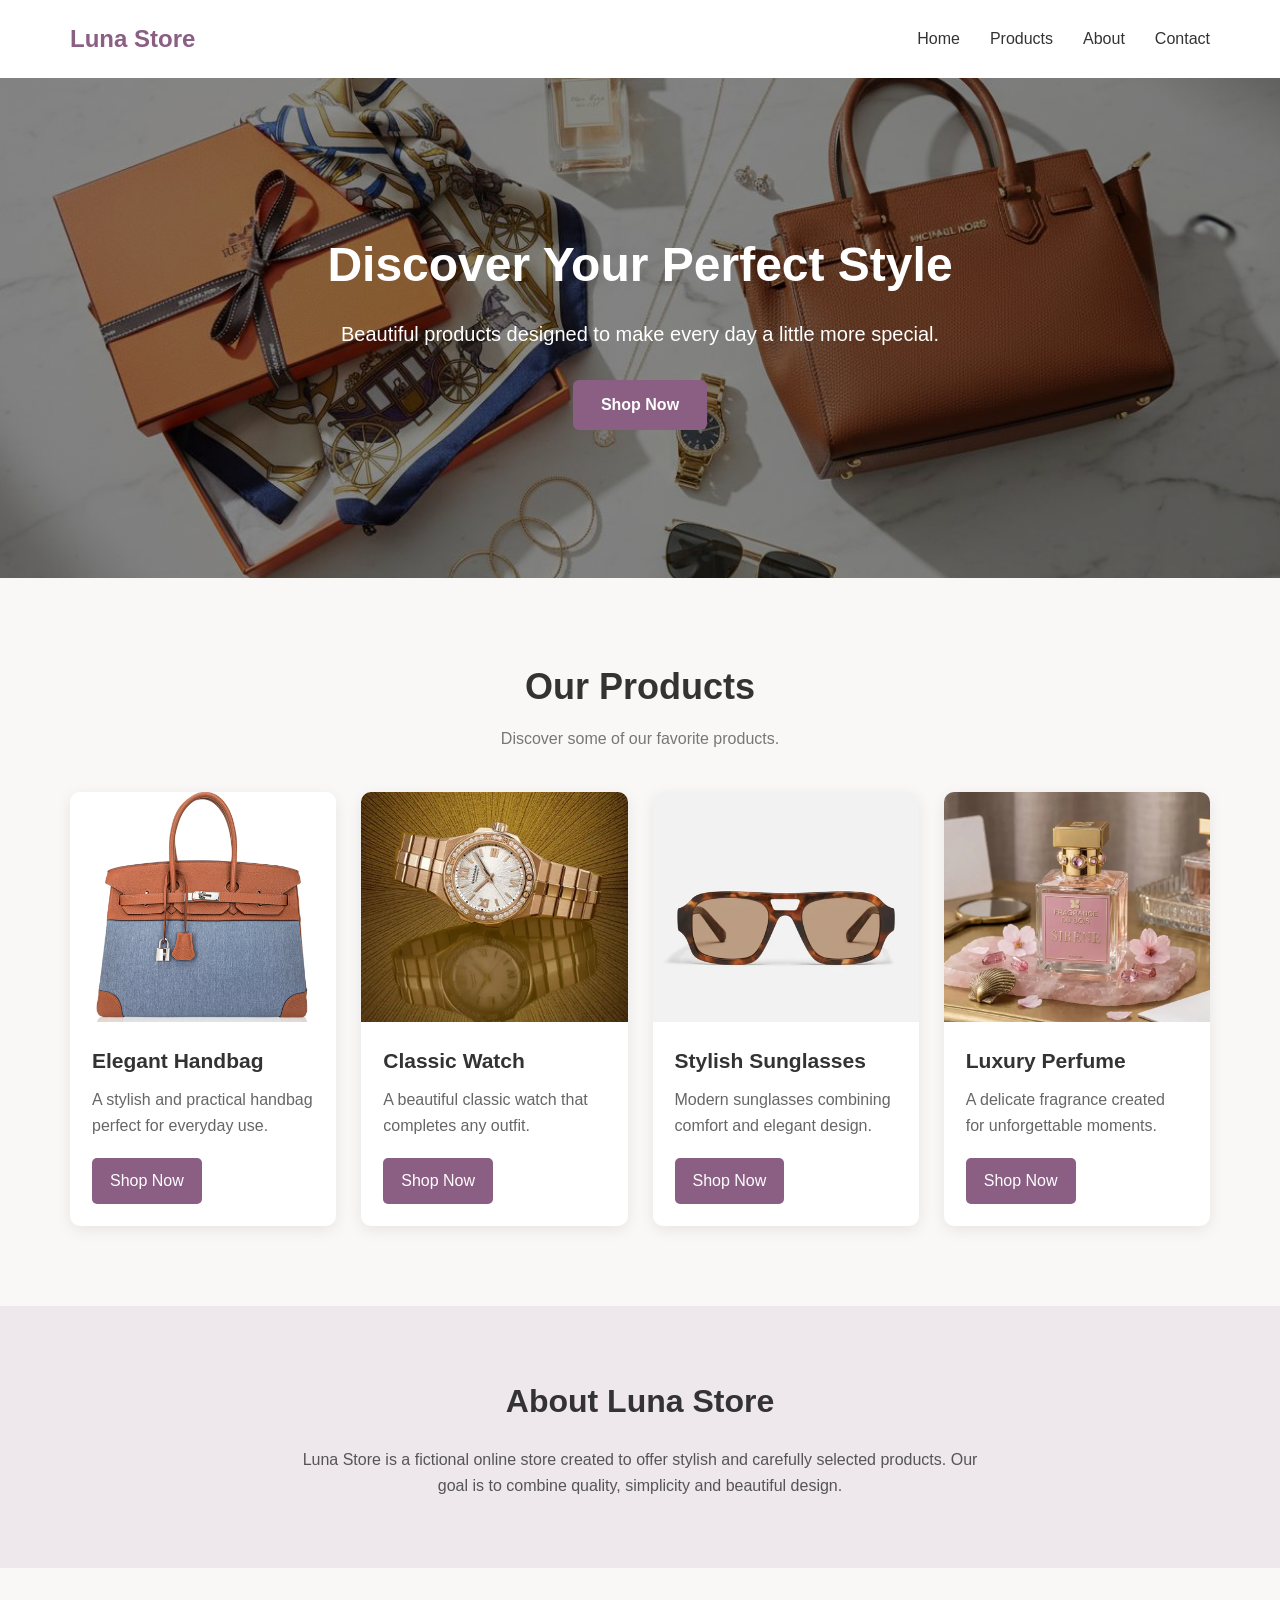
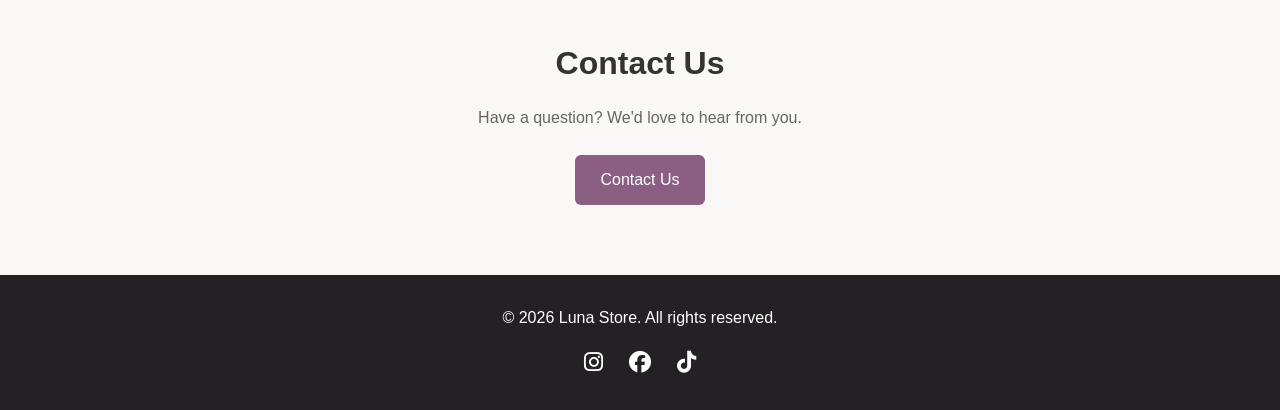
<file: index.html>
<!DOCTYPE html>
<html lang="en">

<head>
    <meta charset="UTF-8">
    <meta name="viewport" content="width=device-width, initial-scale=1.0">
    <title>Luna Store</title>
    <link rel="stylesheet" href="style.css">
    <link rel="stylesheet" href="https://cdnjs.cloudflare.com/ajax/libs/font-awesome/6.5.2/css/all.min.css">
</head>

<body>
    <header>

        <nav class="navbar">
            <a href="#home" class="logo">
                Luna Store
            </a>
            <div class="nav-links">
                <a href="#home">Home</a>
                <a href="#products">Products</a>
                <a href="#about">About</a>
                <a href="#contact">Contact</a>
            </div>

        </nav>

    </header>

    <main>

        <section id="home" class="hero">

            <div class="hero-content">

                <h1>Discover Your Perfect Style</h1>

                <p>
                    Beautiful products designed to make
                    every day a little more special.
                </p>

                <a href="#products" class="hero-button">
                    Shop Now
                </a>

            </div>

        </section>

        <section id="products" class="products-section">

            <h2>Our Products</h2>

            <p class="section-description">
                Discover some of our favorite products.
            </p>


            <div class="product-container">

                <article class="product-card">

                    <img src="elegent bag 2.webp" alt="Elegant handbag">

                    <div class="product-info">

                        <h3>Elegant Handbag</h3>

                        <p>
                            A stylish and practical handbag
                            perfect for everyday use.
                        </p>

                        <a href="#" class="shop-button">
                            Shop Now
                        </a>

                    </div>

                </article>


                <article class="product-card">

                    <img src="classic watch2.webp" alt="Classic watch">

                    <div class="product-info">

                        <h3>Classic Watch</h3>

                        <p>
                            A beautiful classic watch that
                            completes any outfit.
                        </p>

                        <a href="#" class="shop-button">
                            Shop Now
                        </a>

                    </div>

                </article>

                <article class="product-card">

                    <img src="sunglasses 3.webp" alt="Stylish sunglasses">

                    <div class="product-info">

                        <h3>Stylish Sunglasses</h3>

                        <p>
                            Modern sunglasses combining
                            comfort and elegant design.
                        </p>

                        <a href="#" class="shop-button">
                            Shop Now
                        </a>

                    </div>

                </article>

                <article class="product-card">

                    <img src="Luxury Perfume2.webp" alt="Perfume bottle">

                    <div class="product-info">

                        <h3>Luxury Perfume</h3>

                        <p>
                            A delicate fragrance created
                            for unforgettable moments.
                        </p>

                        <a href="#" class="shop-button">
                            Shop Now
                        </a>

                    </div>

                </article>


            </div>

        </section>


        <section id="about" class="about-section">

            <h2>About Luna Store</h2>

            <p>
                Luna Store is a fictional online store created
                to offer stylish and carefully selected products.
                Our goal is to combine quality, simplicity and
                beautiful design.
            </p>

        </section>


        <section id="contact" class="contact-section">

            <h2>Contact Us</h2>

            <p>
                Have a question? We'd love to hear from you.
            </p>

            <a href="mailto:contact@lunastore.com" class="contact-button">
                Contact Us
            </a>

        </section>

    </main>


    <footer>

        <p>
            © 2026 Luna Store. All rights reserved.
        </p>

    <div class="social-icons">

        <a href="#" class="text-white me-3">
        <i class="fa-brands fa-instagram"></i>
     </a>

     <a href="#" class="text-white me-3">
        <i class="fa-brands fa-facebook"></i>
     </a>

     <a href="#" class="text-white">
        <i class="fa-brands fa-tiktok"></i>

     </a>
    </div>

    </footer>


</body>
</html>
</file>
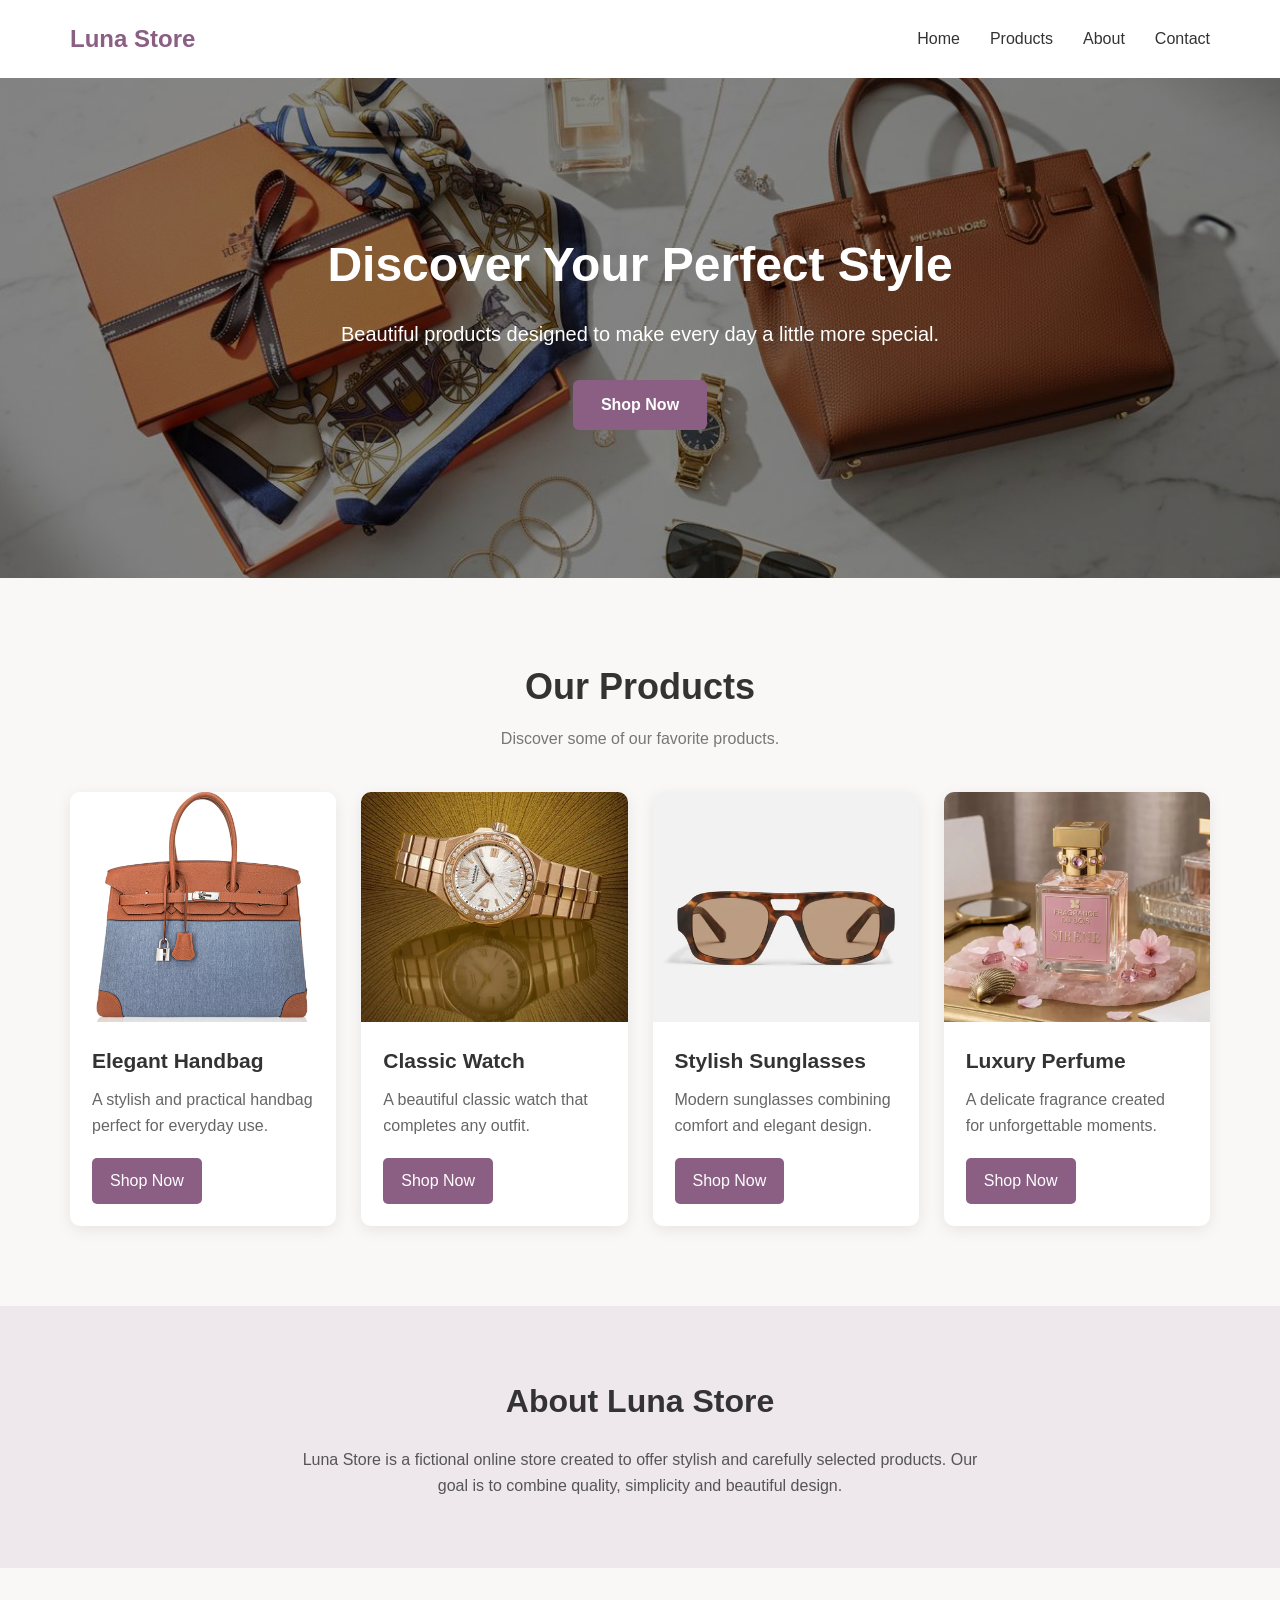
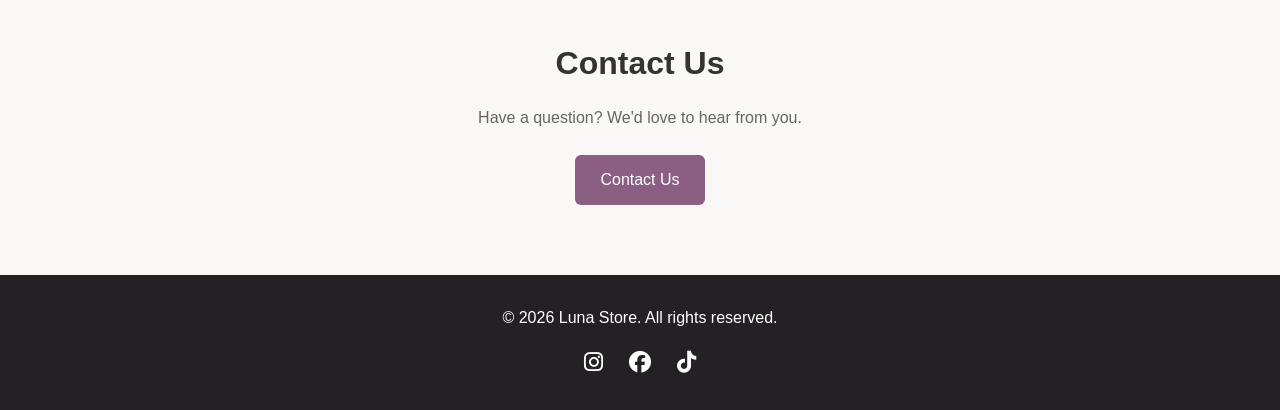
<file: Store-Landing-Page/index.html>
<!DOCTYPE html>
<html lang="en">

<head>
    <meta charset="UTF-8">
    <meta name="viewport" content="width=device-width, initial-scale=1.0">
    <title>Luna Store</title>
    <link rel="stylesheet" href="style.css">
    <link rel="stylesheet" href="https://cdnjs.cloudflare.com/ajax/libs/font-awesome/6.5.2/css/all.min.css">
</head>

<body>
    <header>

        <nav class="navbar">
            <a href="#home" class="logo">
                Luna Store
            </a>
            <div class="nav-links">
                <a href="#home">Home</a>
                <a href="#products">Products</a>
                <a href="#about">About</a>
                <a href="#contact">Contact</a>
            </div>

        </nav>

    </header>

    <main>

        <section id="home" class="hero">

            <div class="hero-content">

                <h1>Discover Your Perfect Style</h1>

                <p>
                    Beautiful products designed to make
                    every day a little more special.
                </p>

                <a href="#products" class="hero-button">
                    Shop Now
                </a>

            </div>

        </section>

        <section id="products" class="products-section">

            <h2>Our Products</h2>

            <p class="section-description">
                Discover some of our favorite products.
            </p>


            <div class="product-container">

                <article class="product-card">

                    <img src="elegent bag 2.webp" alt="Elegant handbag">

                    <div class="product-info">

                        <h3>Elegant Handbag</h3>

                        <p>
                            A stylish and practical handbag
                            perfect for everyday use.
                        </p>

                        <a href="#" class="shop-button">
                            Shop Now
                        </a>

                    </div>

                </article>


                <article class="product-card">

                    <img src="classic watch2.webp" alt="Classic watch">

                    <div class="product-info">

                        <h3>Classic Watch</h3>

                        <p>
                            A beautiful classic watch that
                            completes any outfit.
                        </p>

                        <a href="#" class="shop-button">
                            Shop Now
                        </a>

                    </div>

                </article>

                <article class="product-card">

                    <img src="sunglasses 3.webp" alt="Stylish sunglasses">

                    <div class="product-info">

                        <h3>Stylish Sunglasses</h3>

                        <p>
                            Modern sunglasses combining
                            comfort and elegant design.
                        </p>

                        <a href="#" class="shop-button">
                            Shop Now
                        </a>

                    </div>

                </article>

                <article class="product-card">

                    <img src="Luxury Perfume2.webp" alt="Perfume bottle">

                    <div class="product-info">

                        <h3>Luxury Perfume</h3>

                        <p>
                            A delicate fragrance created
                            for unforgettable moments.
                        </p>

                        <a href="#" class="shop-button">
                            Shop Now
                        </a>

                    </div>

                </article>


            </div>

        </section>


        <section id="about" class="about-section">

            <h2>About Luna Store</h2>

            <p>
                Luna Store is a fictional online store created
                to offer stylish and carefully selected products.
                Our goal is to combine quality, simplicity and
                beautiful design.
            </p>

        </section>


        <section id="contact" class="contact-section">

            <h2>Contact Us</h2>

            <p>
                Have a question? We'd love to hear from you.
            </p>

            <a href="mailto:contact@lunastore.com" class="contact-button">
                Contact Us
            </a>

        </section>

    </main>


    <footer>

        <p>
            © 2026 Luna Store. All rights reserved.
        </p>

    <div class="social-icons">

        <a href="#" class="text-white me-3">
        <i class="fa-brands fa-instagram"></i>
     </a>

     <a href="#" class="text-white me-3">
        <i class="fa-brands fa-facebook"></i>
     </a>

     <a href="#" class="text-white">
        <i class="fa-brands fa-tiktok"></i>

     </a>
    </div>

    </footer>


</body>
</html>
</file>
<file: style.css>
* {
    margin: 0;
    padding: 0;
    box-sizing: border-box;
}

html {
    scroll-behavior: smooth;
}

body {
    font-family: Arial, sans-serif;
    color: #333;
    background-color: #faf8f6;
    line-height: 1.6;
}


/* HEADER , NAVBAR*/

header {
    background-color: #ffffff;
    box-shadow: 0 2px 10px rgba(0, 0, 0, 0.08);
}

.navbar {
    max-width: 1200px;
    margin: auto;
    padding: 20px 30px;

    display: flex;
    justify-content: space-between;
    align-items: center;
}

.logo {
    color: #8b5e83;
    text-decoration: none;
    font-size: 24px;
    font-weight: bold;
}

.nav-links {
    display: flex;
    gap: 30px;
}

.nav-links a {
    color: #333;
    text-decoration: none;
    font-weight: 500;
}

.nav-links a:hover {
    color: #8b5e83;
}


/* HERO SECTION */

.hero {
    min-height: 500px;

    background-image:linear-gradient( rgba(0, 0, 0, 0.45), rgba(0, 0, 0, 0.45)), url("image background.jpeg");
    background-size: cover;
    background-position: center;
    display: flex;
    justify-content: center;
    align-items: center;
    text-align: center;
    color: white;
}

.hero-content {
    max-width: 700px;
    padding: 30px;
}

.hero h1 {
    font-size: 48px;
    margin-bottom: 15px;
}

.hero p {
    font-size: 20px;
    margin-bottom: 30px;
}

.hero-button {
    display: inline-block;

    background-color: #8b5e83;
    color: white;

    text-decoration: none;

    padding: 12px 28px;
    border-radius: 6px;

    font-weight: bold;
}

.hero-button:hover {
    background-color: #70496a;
}


/* PRODUCTS SECTION */

.products-section {
    max-width: 1200px;
    margin: auto;

    padding: 80px 30px;
}

.products-section h2 {
    text-align: center;
    font-size: 36px;
    margin-bottom: 10px;
}

.section-description {
    text-align: center;
    color: #777;
    margin-bottom: 40px;
}


/* Product grid */

.product-container {
    display: grid;

    grid-template-columns: repeat(4, 1fr);

    gap: 25px;
}


/* Product card */

.product-card {
    background-color: white;

    border-radius: 10px;

    overflow: hidden;

    box-shadow: 0 4px 15px rgba(0, 0, 0, 0.08);

    transition: transform 0.3s ease,
                box-shadow 0.3s ease;
}

.product-card:hover {
    transform: translateY(-5px);

    box-shadow: 0 8px 20px rgba(0, 0, 0, 0.12);
}


/* Product image */

.product-card img {
    width: 100%;
    height: 230px;

    object-fit: cover;

    display: block;
}


/* Product information */

.product-info {
    padding: 22px;
}

.product-info h3 {
    font-size: 21px;
    margin-bottom: 10px;
}

.product-info p {
    color: #666;
    margin-bottom: 20px;
}


/* Shop button */

.shop-button {
    display: inline-block;

    background-color: #8b5e83;
    color: white;

    text-decoration: none;

    padding: 10px 18px;

    border-radius: 5px;
}

.shop-button:hover {
    background-color: #70496a;
}


/* ABOUT SECTION*/

.about-section {
    background-color: #EEE7EB;

    text-align: center;

    padding: 70px 30px;
}

.about-section h2 {
    font-size: 32px;
    margin-bottom: 20px;
}

.about-section p {
    max-width: 700px;
    margin: auto;
    color: #555;
}


/*  CONTACT SECTION */

.contact-section {
    text-align: center;
    padding: 70px 30px;
}

.contact-section h2 {
    font-size: 32px;
    margin-bottom: 15px;
}

.contact-section p {
    color: #666;
    margin-bottom: 25px;
}

.contact-button {
    display: inline-block;

    background-color: #8b5e83;
    color: white;

    text-decoration: none;

    padding: 12px 25px;

    border-radius: 6px;
}

.contact-button:hover {
    background-color: #70496a;
}


/* FOOTER */

footer {
    background-color: #242124;
    color: white;

    text-align: center;

    padding: 30px;
}


.social-icons {
    margin-top: 15px;
}

.social-icons a {
    color: white;
    text-decoration: none;
    font-size: 22px;
    margin: 0 10px;
}

.social-icons a:hover {
    color: #d9b8d4;
}

/* RESPONSIVE DESIGN */


/* Tablets */

@media (max-width: 900px) {

    .product-container {
        grid-template-columns: repeat(2, 1fr);
    }

    .hero h1 {
        font-size: 40px;
    }

}


/* Mobile phones */

@media (max-width: 600px) {

    .navbar {
        flex-direction: column;
        gap: 15px;
    }

    .nav-links {
        gap: 15px;
        flex-wrap: wrap;
        justify-content: center;
    }

    .hero {
        min-height: 450px;
    }

    .hero h1 {
        font-size: 32px;
    }

    .hero p {
        font-size: 17px;
    }

    .product-container {
        grid-template-columns: 1fr;
    }

    .products-section {
        padding: 60px 20px;
    }

    .products-section h2 {
        font-size: 30px;
    }

}
</file>
<file: Store-Landing-Page/style.css>
* {
    margin: 0;
    padding: 0;
    box-sizing: border-box;
}

html {
    scroll-behavior: smooth;
}

body {
    font-family: Arial, sans-serif;
    color: #333;
    background-color: #faf8f6;
    line-height: 1.6;
}


/* HEADER , NAVBAR*/

header {
    background-color: #ffffff;
    box-shadow: 0 2px 10px rgba(0, 0, 0, 0.08);
}

.navbar {
    max-width: 1200px;
    margin: auto;
    padding: 20px 30px;

    display: flex;
    justify-content: space-between;
    align-items: center;
}

.logo {
    color: #8b5e83;
    text-decoration: none;
    font-size: 24px;
    font-weight: bold;
}

.nav-links {
    display: flex;
    gap: 30px;
}

.nav-links a {
    color: #333;
    text-decoration: none;
    font-weight: 500;
}

.nav-links a:hover {
    color: #8b5e83;
}


/* HERO SECTION */

.hero {
    min-height: 500px;

    background-image:linear-gradient( rgba(0, 0, 0, 0.45), rgba(0, 0, 0, 0.45)), url("image background.jpeg");
    background-size: cover;
    background-position: center;
    display: flex;
    justify-content: center;
    align-items: center;
    text-align: center;
    color: white;
}

.hero-content {
    max-width: 700px;
    padding: 30px;
}

.hero h1 {
    font-size: 48px;
    margin-bottom: 15px;
}

.hero p {
    font-size: 20px;
    margin-bottom: 30px;
}

.hero-button {
    display: inline-block;

    background-color: #8b5e83;
    color: white;

    text-decoration: none;

    padding: 12px 28px;
    border-radius: 6px;

    font-weight: bold;
}

.hero-button:hover {
    background-color: #70496a;
}


/* PRODUCTS SECTION */

.products-section {
    max-width: 1200px;
    margin: auto;

    padding: 80px 30px;
}

.products-section h2 {
    text-align: center;
    font-size: 36px;
    margin-bottom: 10px;
}

.section-description {
    text-align: center;
    color: #777;
    margin-bottom: 40px;
}


/* Product grid */

.product-container {
    display: grid;

    grid-template-columns: repeat(4, 1fr);

    gap: 25px;
}


/* Product card */

.product-card {
    background-color: white;

    border-radius: 10px;

    overflow: hidden;

    box-shadow: 0 4px 15px rgba(0, 0, 0, 0.08);

    transition: transform 0.3s ease,
                box-shadow 0.3s ease;
}

.product-card:hover {
    transform: translateY(-5px);

    box-shadow: 0 8px 20px rgba(0, 0, 0, 0.12);
}


/* Product image */

.product-card img {
    width: 100%;
    height: 230px;

    object-fit: cover;

    display: block;
}


/* Product information */

.product-info {
    padding: 22px;
}

.product-info h3 {
    font-size: 21px;
    margin-bottom: 10px;
}

.product-info p {
    color: #666;
    margin-bottom: 20px;
}


/* Shop button */

.shop-button {
    display: inline-block;

    background-color: #8b5e83;
    color: white;

    text-decoration: none;

    padding: 10px 18px;

    border-radius: 5px;
}

.shop-button:hover {
    background-color: #70496a;
}


/* ABOUT SECTION*/

.about-section {
    background-color: #EEE7EB;

    text-align: center;

    padding: 70px 30px;
}

.about-section h2 {
    font-size: 32px;
    margin-bottom: 20px;
}

.about-section p {
    max-width: 700px;
    margin: auto;
    color: #555;
}


/*  CONTACT SECTION */

.contact-section {
    text-align: center;
    padding: 70px 30px;
}

.contact-section h2 {
    font-size: 32px;
    margin-bottom: 15px;
}

.contact-section p {
    color: #666;
    margin-bottom: 25px;
}

.contact-button {
    display: inline-block;

    background-color: #8b5e83;
    color: white;

    text-decoration: none;

    padding: 12px 25px;

    border-radius: 6px;
}

.contact-button:hover {
    background-color: #70496a;
}


/* FOOTER */

footer {
    background-color: #242124;
    color: white;

    text-align: center;

    padding: 30px;
}


.social-icons {
    margin-top: 15px;
}

.social-icons a {
    color: white;
    text-decoration: none;
    font-size: 22px;
    margin: 0 10px;
}

.social-icons a:hover {
    color: #d9b8d4;
}

/* RESPONSIVE DESIGN */


/* Tablets */

@media (max-width: 900px) {

    .product-container {
        grid-template-columns: repeat(2, 1fr);
    }

    .hero h1 {
        font-size: 40px;
    }

}


/* Mobile phones */

@media (max-width: 600px) {

    .navbar {
        flex-direction: column;
        gap: 15px;
    }

    .nav-links {
        gap: 15px;
        flex-wrap: wrap;
        justify-content: center;
    }

    .hero {
        min-height: 450px;
    }

    .hero h1 {
        font-size: 32px;
    }

    .hero p {
        font-size: 17px;
    }

    .product-container {
        grid-template-columns: 1fr;
    }

    .products-section {
        padding: 60px 20px;
    }

    .products-section h2 {
        font-size: 30px;
    }

}
</file>
